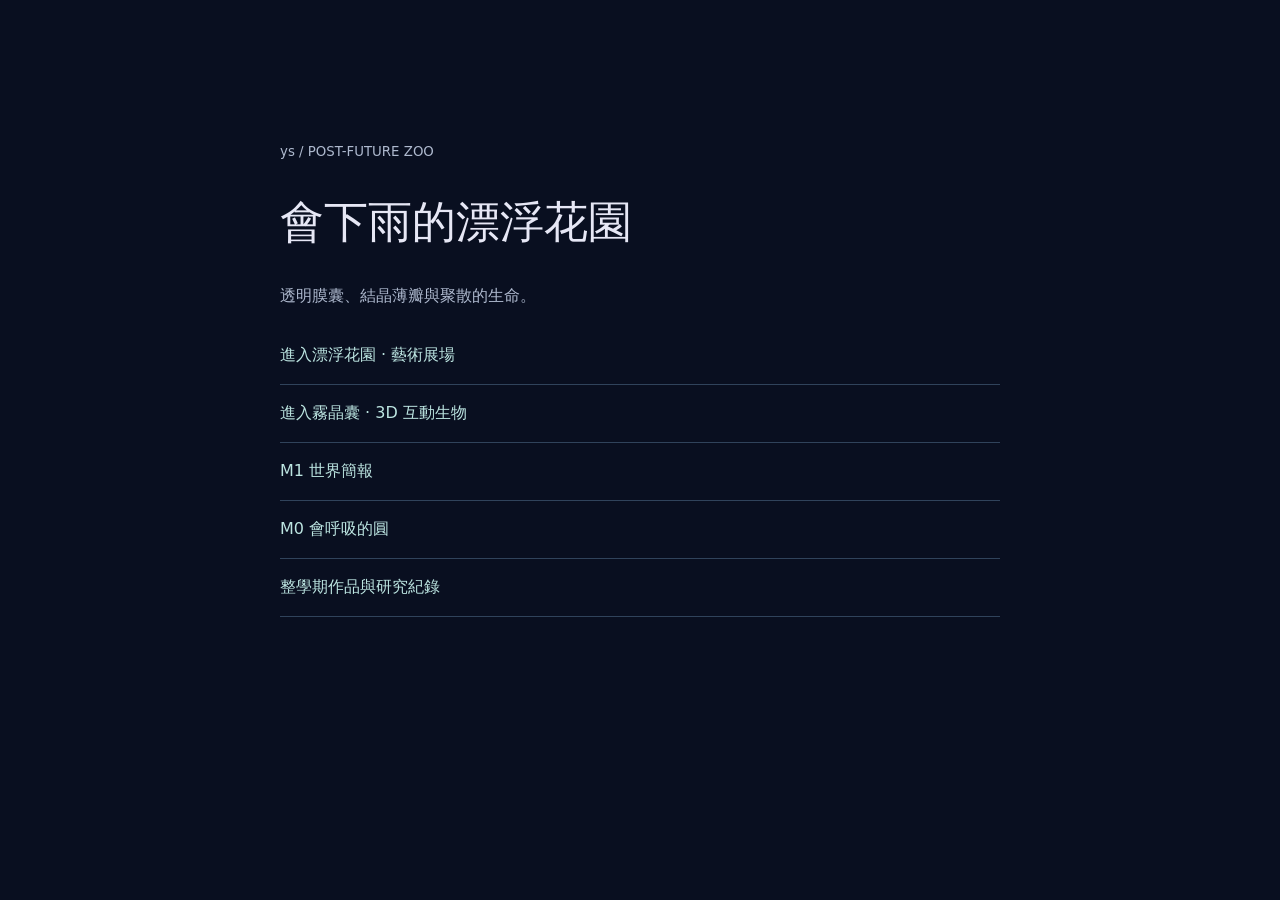
<file: index.html>
<!doctype html>
<html lang="zh-TW"><head><meta charset="utf-8"><meta name="viewport" content="width=device-width,initial-scale=1"><title>ys｜後未來動物園</title>
<style>body{margin:0;background:#090f20;color:#e6e7f5;font-family:system-ui,sans-serif}main{max-width:720px;margin:12vh auto;padding:32px}small,p{color:#aeb9ce;line-height:1.8}h1{font-weight:300;font-size:44px}a{display:block;padding:18px 0;color:#bce5e1;text-decoration:none;border-bottom:1px solid #30435b}a:hover{color:white}</style></head>
<body><main><small>ys / POST-FUTURE ZOO</small><h1>會下雨的漂浮花園</h1><p>透明膜囊、結晶薄瓣與聚散的生命。</p><a href="m3-creature/">進入漂浮花園 · 藝術展場</a><a href="m2-species/">進入霧晶囊 · 3D 互動生物</a><a href="m1-world/m1-簡報.pdf">M1 世界簡報</a><a href="m0-outfit/">M0 會呼吸的圓</a><a href="https://github.com/ys3213/ys-m0-outfit">整學期作品與研究紀錄</a></main></body></html>
</file>
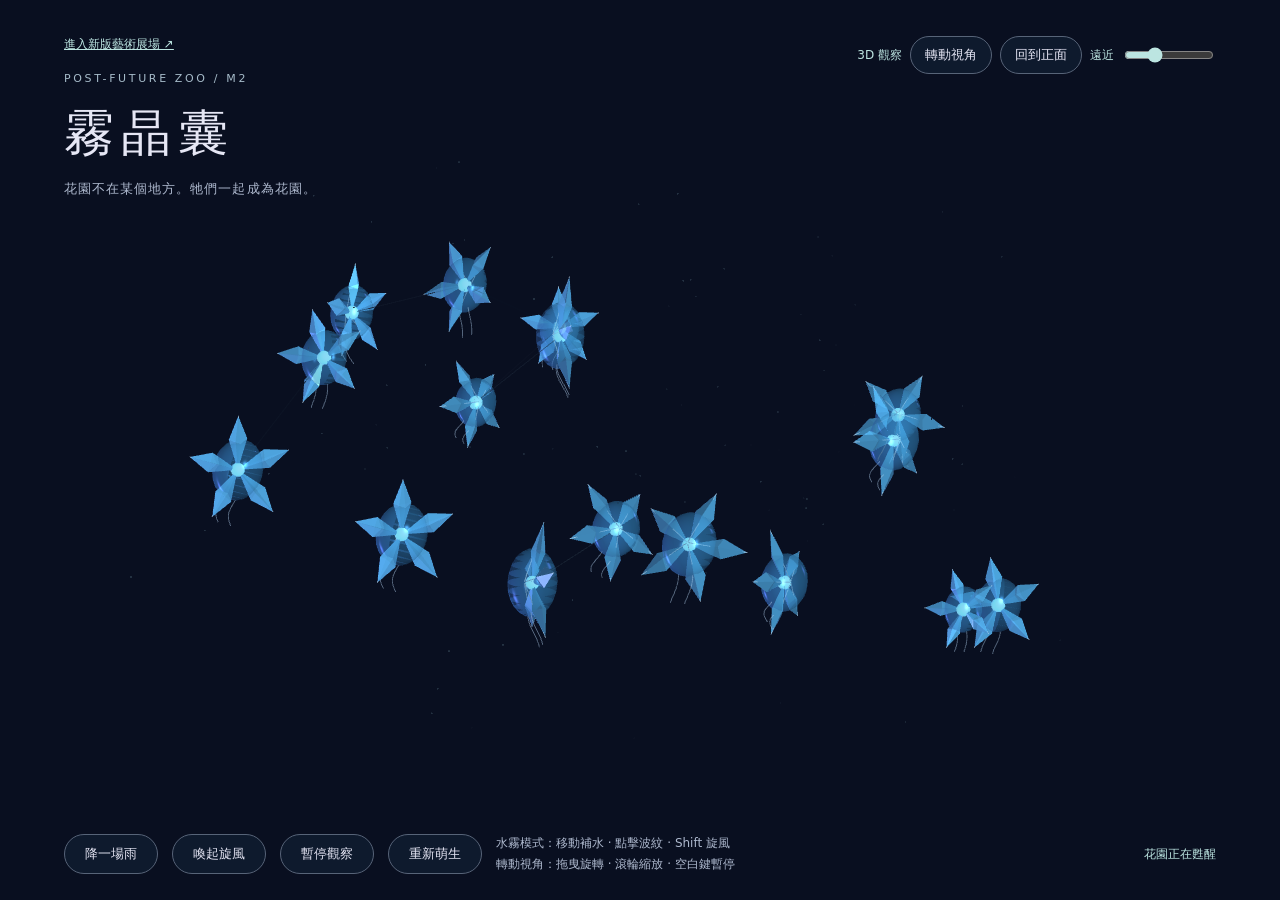
<file: m2-species/index.html>
<!doctype html>
<html lang="zh-TW">
<head>
  <meta charset="utf-8">
  <meta name="viewport" content="width=device-width, initial-scale=1">
  <title>霧晶囊 · 會下雨的漂浮花園</title>
  <script src="lib/p5.min.js"></script>
  <style>
    *{box-sizing:border-box}body{margin:0;background:#090f20;color:#e6e7f5;font-family:system-ui,'PingFang TC',sans-serif}header{position:absolute;left:5vw;top:4vh;pointer-events:none;z-index:1}small{letter-spacing:.24em;color:#a6bbc9;font-size:11px}h1{font-size:clamp(28px,4vw,50px);font-weight:300;letter-spacing:.14em;margin:14px 0 8px}header p{color:#aeb9ce;font-size:13px;letter-spacing:.08em}main{height:100svh;min-height:540px}canvas{display:block;touch-action:none}footer{position:absolute;bottom:24px;left:5vw;right:5vw;display:flex;align-items:center;gap:14px;flex-wrap:wrap;z-index:2;font-size:12px;color:#aeb9ce}button{border:1px solid #576478;background:#111d31cc;color:#e6e7f5;border-radius:24px;padding:10px 20px;cursor:pointer}button:hover,button:focus-visible{background:#30435b}#status{margin-left:auto;color:#bce5e1}.hint{max-width:520px;line-height:1.8}@media(max-width:650px){header{top:20px}footer{bottom:16px;gap:8px}.hint{font-size:11px}#status{margin-left:0;width:100%}}
      .view-tools{position:absolute;right:5vw;top:4vh;z-index:3;display:flex;align-items:center;gap:8px;flex-wrap:wrap;max-width:440px;font-size:12px;color:#bce5e1}.view-tools button{padding:9px 14px}.view-tools label{display:flex;align-items:center;gap:8px}.view-tools input{width:90px;accent-color:#bce5e1}button[aria-pressed="true"]{background:#3c5068;border-color:#bce5e1}#garden{background:radial-gradient(ellipse at 50% 65%,#1d3248,#090f20)}@media(max-width:800px){.view-tools{top:125px;left:5vw;right:auto;max-width:90vw}header p{max-width:85vw}.view-tools span{display:none}}
  </style>
</head>
<body>
  <header><a href="../m3-creature/" style="pointer-events:auto;color:#bce5e1;font-size:12px;display:block;margin-bottom:14px">進入新版藝術展場 ↗</a><small>POST-FUTURE ZOO / M2</small><h1>霧晶囊</h1><p>花園不在某個地方。牠們一起成為花園。</p></header>
  <aside class="view-tools" aria-label="3D 視角控制"><span>3D 觀察</span><button id="view" type="button" aria-pressed="false">轉動視角</button><button id="front" type="button">回到正面</button><label>遠近<input id="zoom" aria-label="觀察遠近" type="range" min="65" max="180" value="100"></label></aside>
  <main id="garden" aria-label="可旋轉觀察的 3D 透明膜囊與立體晶瓣"></main>
  <footer>
    <button id="rain" type="button">降一場雨</button><button id="vortex" type="button" aria-pressed="false">喚起旋風</button><button id="pause" type="button">暫停觀察</button><button id="reset" type="button">重新萌生</button>
    <span class="hint">水霧模式：移動補水 · 點擊波紋 · Shift 旋風<br>轉動視角：拖曳旋轉 · 滾輪縮放 · 空白鍵暫停</span><span id="status" aria-live="polite">花園正在甦醒</span>
  </footer>
  <script src="sketch.js"></script>
</body>
</html>
</file>
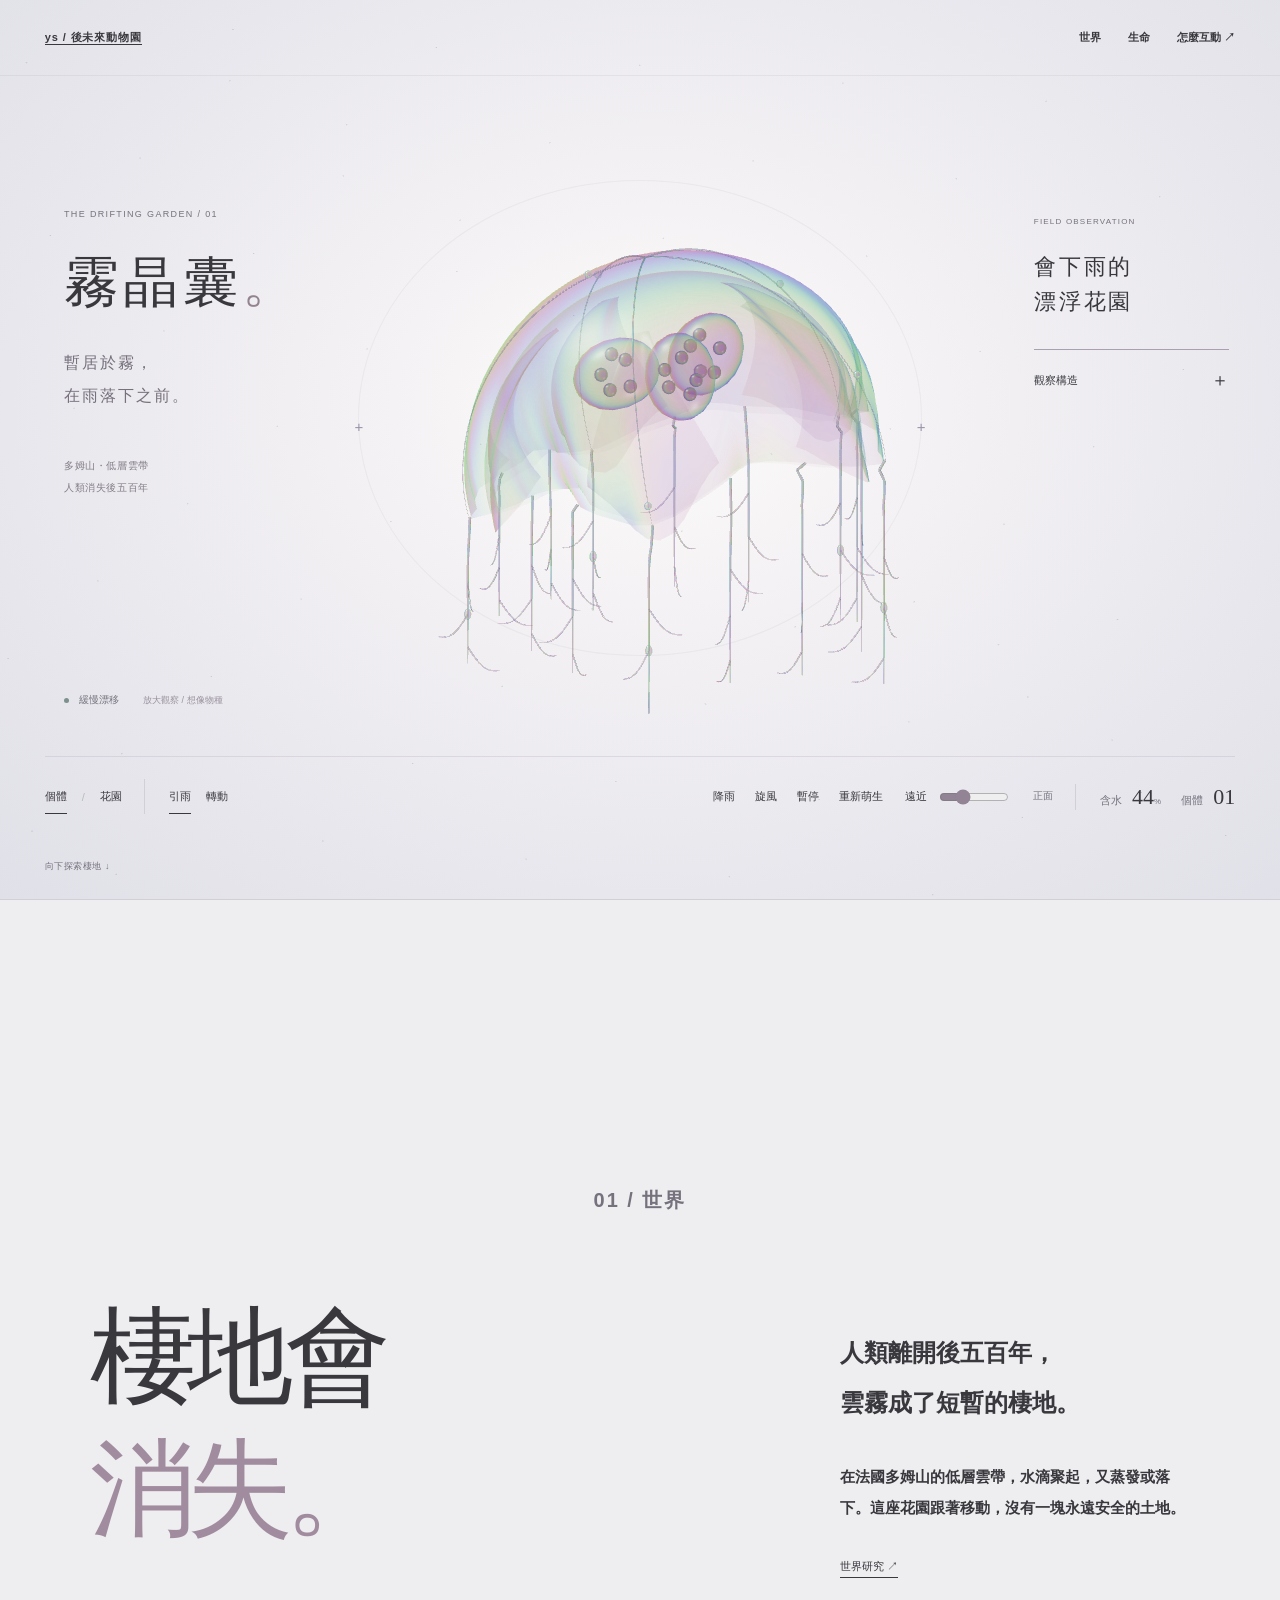
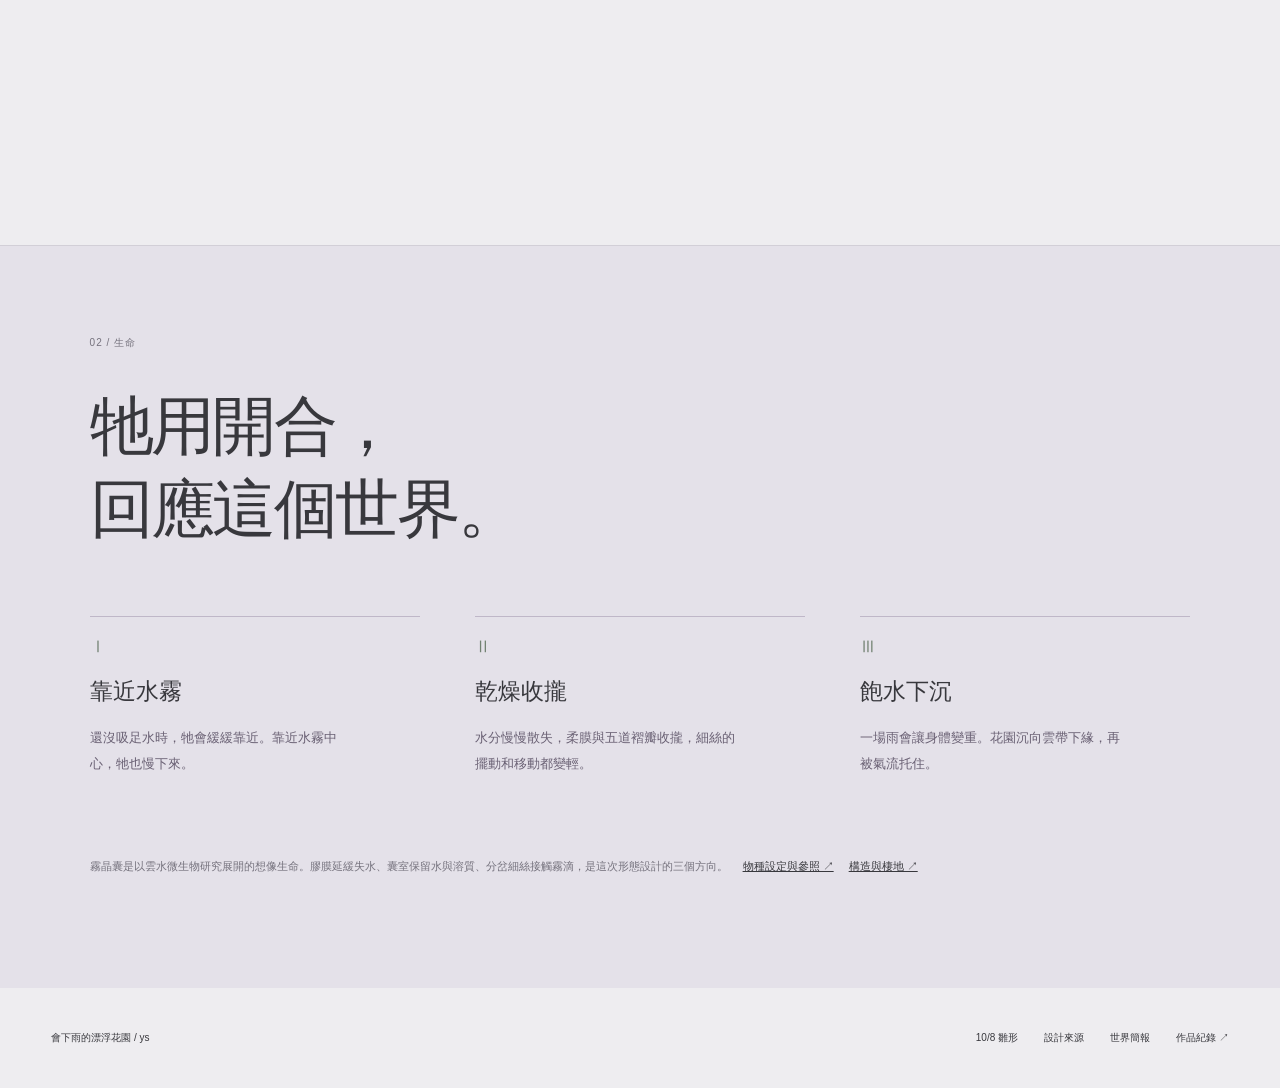
<file: m3-creature/index.html>
<!doctype html>
<html lang="zh-TW">
<head>
  <meta charset="utf-8"><meta name="viewport" content="width=device-width,initial-scale=1">
  <meta name="description" content="會下雨的漂浮花園。觀察霧晶囊如何靠近水霧、展開晶瓣，又隨風雨聚散。">
  <title>霧晶囊 · 漂浮花園 — ys</title>
  <link rel="icon" href="data:image/svg+xml,%3Csvg xmlns=%27http://www.w3.org/2000/svg%27 viewBox=%270 0 32 32%27%3E%3Ccircle cx=%2716%27 cy=%2716%27 r=%2710%27 fill=%27none%27 stroke=%27%2352797b%27 stroke-width=%272%27/%3E%3C/svg%3E">
  <link rel="stylesheet" href="vendor/codrops/base.css"><link rel="stylesheet" href="exhibition.css?v=20261022-rain">
</head>
<body>
  <header class="frame exhibition-frame">
    <a class="wordmark" href="#exhibit">ys / 後未來動物園</a>
    <nav aria-label="展場導覽"><a href="#world">世界</a><a href="#life">生命</a><button id="help" class="unbutton" aria-controls="guide" aria-expanded="false">怎麼互動 ↗</button></nav>
  </header>
  <main>
    <section id="exhibit" class="exhibit" aria-label="漂浮花園互動展場">
      <canvas id="canvas" aria-label="可補水、旋轉及觀察的 3D 霧晶囊" tabindex="0"></canvas>
      <div class="hero-copy"><p class="eyebrow">THE DRIFTING GARDEN / 01</p><h1>霧晶囊<span class="title-dot">。</span></h1><p class="hero-note">暫居於霧，<br>在雨落下之前。</p><p class="habitat-label">多姆山・低層雲帶<br>人類消失後五百年</p></div>
      <div class="specimen-orbit" aria-hidden="true"><span>+</span><span>+</span></div>
      <div class="observation"><p class="eyebrow">FIELD OBSERVATION</p><p class="observation-title">會下雨的<br>漂浮花園</p><button id="inspect" class="inspect-button" aria-controls="anatomy" aria-expanded="false" aria-pressed="false">觀察構造 <span>＋</span></button></div>
      <aside id="anatomy" class="anatomy" aria-label="生物構造" hidden>
        <div class="anatomy-tabs" aria-label="選擇構造"><button id="whole" aria-pressed="true">全貌</button><button id="membrane" aria-pressed="false">外膜</button><button id="chambers" aria-pressed="false">囊室</button><button id="filaments" aria-pressed="false">細絲</button></div>
        <p class="anatomy-index">MORPHOLOGY / 01—03</p><h2 id="part-title">一個移動的棲地</h2><p id="part-description">膜、囊室與細絲一起呼吸。</p><a href="#life">閱讀生命筆記 ↙</a>
      </aside>
      <div class="specimen-caption"><span class="live-dot"></span><span id="status" role="status">花園正在甦醒</span><span>放大觀察 / 想像物種</span></div>
      <div id="loading" class="loading-state"><p id="load-state">正在進入花園…</p><a href="../m2-species/">開啟上一版</a></div>
      <aside id="guide" class="guide" hidden><p>留一點水霧，看看牠的反應。</p><ol><li>引雨：游標附近會下起細雨；點一下，珠光雨泡會緩緩散開。</li><li>轉動：拖曳看側面與背面，滾輪調整遠近。</li><li>降雨與旋風會改變花園的重量和流向。</li><li>空白鍵暫停，R 重新萌生，Esc 收起說明。</li></ol><a href="https://github.com/ys3213/ys-m0-outfit/blob/main/m3-creature/RUN.md">完整操作說明</a></aside>
      <div class="bottom-bar">
        <div class="mode-switch" aria-label="觀察範圍"><button id="single" class="unbutton" aria-pressed="true">個體</button><span>/</span><button id="colony" class="unbutton" aria-pressed="false">花園</button></div>
        <div class="interaction-switch" aria-label="互動方式"><button id="water-mode" class="unbutton" aria-pressed="true">引雨</button><button id="orbit-mode" class="unbutton" aria-pressed="false">轉動</button></div>
        <div class="weather-controls"><button id="rain" class="unbutton">降雨</button><button id="wind" class="unbutton" aria-pressed="false">旋風</button><button id="pause" class="unbutton" aria-pressed="false">暫停</button><button id="reset" class="unbutton">重新萌生</button></div>
        <label class="zoom-label">遠近<input id="zoom" aria-label="觀察遠近" type="range" min="65" max="180" value="100"></label><button id="front" class="unbutton front-button">正面</button>
        <div class="readings"><span>含水 <b id="water">45</b><small>%</small></span><span>個體 <b id="count">01</b></span></div>
      </div>
      <a class="scroll-note" href="#world">向下探索棲地 ↓</a>
    </section>
    <section id="world" class="content world-section" aria-labelledby="world-title">
      <p class="section-index">01 / 世界</p><h2 id="world-title" class="content__title">棲地會<br><em>消失。</em></h2>
      <div class="world-description"><p>人類離開後五百年，<br>雲霧成了短暫的棲地。</p><p>在法國多姆山的低層雲帶，水滴聚起，又蒸發或落下。這座花園跟著移動，沒有一塊永遠安全的土地。</p><a href="https://github.com/ys3213/ys-m0-outfit/blob/main/m1-world/world-research.md">世界研究 ↗</a></div>
    </section>
    <section id="life" class="life-section" aria-labelledby="life-title"><p class="section-index">02 / 生命</p><h2 id="life-title">牠用開合，<br>回應這個世界。</h2><div class="life-notes">
      <article><span>Ⅰ</span><h3>靠近水霧</h3><p>還沒吸足水時，牠會緩緩靠近。靠近水霧中心，牠也慢下來。</p></article>
      <article><span>Ⅱ</span><h3>乾燥收攏</h3><p>水分慢慢散失，柔膜與五道褶瓣收攏，細絲的擺動和移動都變輕。</p></article>
      <article><span>Ⅲ</span><h3>飽水下沉</h3><p>一場雨會讓身體變重。花園沉向雲帶下緣，再被氣流托住。</p></article>
    </div><p class="life-footnote">霧晶囊是以雲水微生物研究展開的想像生命。膠膜延緩失水、囊室保留水與溶質、分岔細絲接觸霧滴，是這次形態設計的三個方向。<a href="https://github.com/ys3213/ys-m0-outfit/blob/main/m2-species/species-profile.md">物種設定與參照 ↗</a><a href="https://github.com/ys3213/ys-m0-outfit/blob/main/m3-creature/biology-design.md">構造與棲地 ↗</a></p></section>
  </main>
  <footer class="exhibition-footer"><p>會下雨的漂浮花園 / ys</p><div><a href="../m2-species/">10/8 雛形</a><a href="https://github.com/ys3213/ys-m0-outfit/blob/main/m3-creature/UI-SOURCES.md">設計來源</a><a href="../m1-world/m1-簡報.pdf">世界簡報</a><a href="https://github.com/ys3213/ys-m0-outfit">作品紀錄 ↗</a></div></footer>
  <noscript><p>請允許 JavaScript 載入瀏覽器版作品。<a href="../m2-species/">上一版雛形</a></p></noscript>
  <script type="module">
    // 僅載入編譯後的 Rust；生命規則、繪圖、事件與動畫迴圈均在 Rust。
    try {
      const { default: init } = await import('./pkg/mist_garden.js?v=20261022-rain');
      await init({ module_or_path: new URL('./pkg/mist_garden_bg.wasm?v=20261022-rain', import.meta.url) });
    }
    catch (error) { document.getElementById('load-state').textContent='花園暫時無法啟動。請確認瀏覽器支援 WebGL2，或開啟上一版。'; console.error(error); }
  </script>
</body>
</html>
</file>
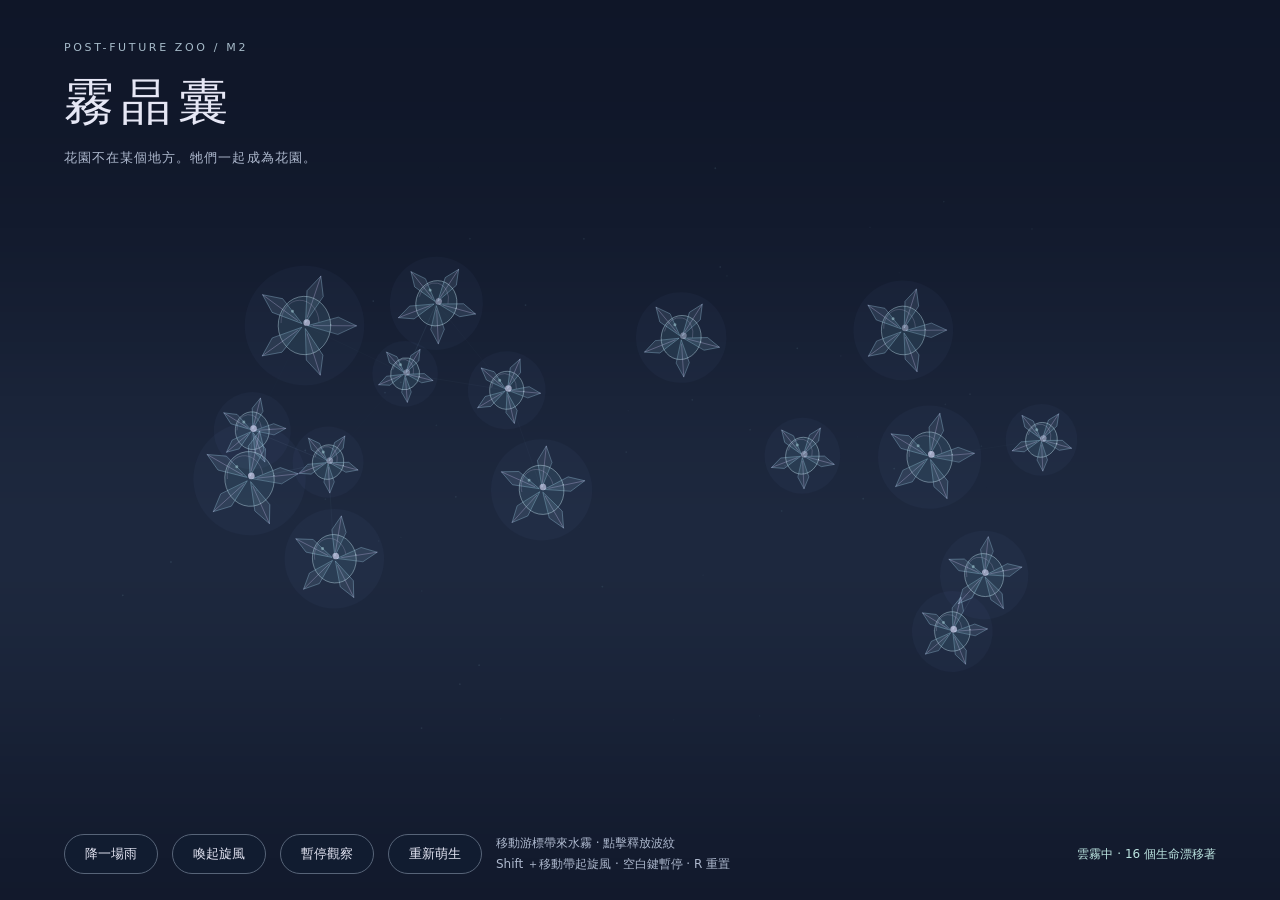
<file: m2-species/versions/2d/index.html>
<!doctype html>
<html lang="zh-TW">
<head>
  <meta charset="utf-8">
  <meta name="viewport" content="width=device-width, initial-scale=1">
  <title>霧晶囊 · 會下雨的漂浮花園</title>
  <script src="../../lib/p5.min.js"></script>
  <style>
    *{box-sizing:border-box}body{margin:0;background:#090f20;color:#e6e7f5;font-family:system-ui,'PingFang TC',sans-serif}header{position:absolute;left:5vw;top:4vh;pointer-events:none;z-index:1}small{letter-spacing:.24em;color:#a6bbc9;font-size:11px}h1{font-size:clamp(28px,4vw,50px);font-weight:300;letter-spacing:.14em;margin:14px 0 8px}header p{color:#aeb9ce;font-size:13px;letter-spacing:.08em}main{height:100svh;min-height:540px}canvas{display:block;touch-action:none}footer{position:absolute;bottom:24px;left:5vw;right:5vw;display:flex;align-items:center;gap:14px;flex-wrap:wrap;z-index:2;font-size:12px;color:#aeb9ce}button{border:1px solid #576478;background:#111d31cc;color:#e6e7f5;border-radius:24px;padding:10px 20px;cursor:pointer}button:hover,button:focus-visible{background:#30435b}#status{margin-left:auto;color:#bce5e1}.hint{max-width:520px;line-height:1.8}@media(max-width:650px){header{top:20px}footer{bottom:16px;gap:8px}.hint{font-size:11px}#status{margin-left:0;width:100%}}
  </style>
</head>
<body>
  <header><small>POST-FUTURE ZOO / M2</small><h1>霧晶囊</h1><p>花園不在某個地方。牠們一起成為花園。</p></header>
  <main id="garden" aria-label="透明膜囊與結晶花瓣形成的漂浮生命"></main>
  <footer>
    <button id="rain" type="button">降一場雨</button><button id="vortex" type="button" aria-pressed="false">喚起旋風</button><button id="pause" type="button">暫停觀察</button><button id="reset" type="button">重新萌生</button>
    <span class="hint">移動游標帶來水霧 · 點擊釋放波紋<br>Shift ＋移動帶起旋風 · 空白鍵暫停 · R 重置</span><span id="status" aria-live="polite">花園正在甦醒</span>
  </footer>
  <script src="sketch.js"></script>
</body>
</html>
</file>
<file: m3-creature/vendor/codrops/base.css>
*,
*::after,
*::before {
	box-sizing: border-box;
}

:root {
	font-size: 16px;
	--color-text: #fff;
	--color-bg: rgb(71,50,171);
	--color-link: #fff;
	--color-link-hover: #fff;
	--page-padding: 1.5rem 2rem;
}

body {
	margin: 0;
	color: var(--color-text);
	background-color: var(--color-bg);
	font-family: area-normal,-apple-system, BlinkMacSystemFont, Segoe UI, Helvetica, Arial, sans-serif;
	-webkit-font-smoothing: antialiased;
	-moz-osx-font-smoothing: grayscale;
	overflow-x: hidden;
}

.demo-1 {
	background-image: linear-gradient(
	  180deg,
	  hsl(240deg 91% 49%) 0%,
	  hsl(252deg 93% 47%) 10%,
	  hsl(258deg 93% 46%) 20%,
	  hsl(263deg 93% 46%) 30%,
	  hsl(266deg 91% 45%) 40%,
	  hsl(269deg 88% 45%) 50%,
	  hsl(272deg 78% 43%) 60%,
	  hsl(275deg 69% 40%) 70%,
	  hsl(277deg 60% 37%) 80%,
	  hsl(294deg 74% 43%) 90%, 
	  hsl(258deg 76% 45%) 100%
	);
}

.demo-2 {
	--color-text: #ddc4a4;
    --color-bg: #0e0e0e;
    --color-link: #ede3e3;
    --color-link-hover: #d68521;
}

/* Page Loader */
.js .loading::before,
.js .loading::after {
	content: '';
	position: fixed;
	z-index: 1000;
}

.js .loading::before {
	top: 0;
	left: 0;
	width: 100%;
	height: 100%;
	background: var(--color-bg);
}

.js .loading::after {
	top: 50%;
	left: 50%;
	width: 60px;
	height: 60px;
	margin: -30px 0 0 -30px;
	border-radius: 50%;
	opacity: 0.4;
	background: var(--color-link);
	animation: loaderAnim 0.7s linear infinite alternate forwards;

}

@keyframes loaderAnim {
	to {
		opacity: 1;
		transform: scale3d(0.5,0.5,1);
	}
}

a {
	text-decoration: none;
	color: var(--color-link);
	outline: none;
	cursor: pointer;
}

a:hover {
	color: var(--color-link-hover);
	outline: none;
}

/* Better focus styles from https://developer.mozilla.org/en-US/docs/Web/CSS/:focus-visible */
a:focus {
	/* Provide a fallback style for browsers
	 that don't support :focus-visible */
	outline: none;
	background: lightgrey;
}

a:focus:not(:focus-visible) {
	/* Remove the focus indicator on mouse-focus for browsers
	 that do support :focus-visible */
	background: transparent;
}

a:focus-visible {
	/* Draw a very noticeable focus style for
	 keyboard-focus on browsers that do support
	 :focus-visible */
	outline: 2px solid red;
	background: transparent;
}

.unbutton {
	background: none;
	border: 0;
	padding: 0;
	margin: 0;
	font: inherit;
	cursor: pointer;
}

.unbutton:focus {
	outline: none;
}

main {
	counter-reset: section;
}

.splitting .word {
	white-space: nowrap;
}

.frame {
	color: var(--color-title);
	padding: var(--page-padding);
	display: grid;
	grid-template-columns: 1fr;
	grid-template-rows: auto auto auto auto;
	grid-template-areas: 'title' 'prev' 'demos' 'sponsor';
	justify-content: start;
	justify-items: end;
	margin-bottom: 3rem;
	grid-gap: 0.5rem;
	align-items: start;
	font-weight: 600;
	font-size: 14px;
}

.frame a:not(.frame__title-back),
.line {
	white-space: nowrap;
	overflow: hidden;
	position: relative;
}

.frame a:not(.frame__title-back)::before,
.line::before {
	content: '';
	height: 1px;
	width: 100%;
	background: currentColor;
	position: absolute;
	top: 90%;
	transition: transform 0.3s;
	transform-origin: 0% 50%;
}

.frame a:not(.frame__title-back):hover::before,
.line:hover::before {
	transform: scaleX(0);
	transform-origin: 100% 50%;
}

.frame__title {
	grid-area: title;
	display: flex;
	align-items: center;
}

.frame__title-main {
	font-size: 1rem;
	margin: 0;
	font-weight: normal;
}

.frame__title-back {
	position: relative;
	display: flex;
	align-items: flex-end;
}

.frame__title-back svg {
	fill: currentColor;
}

.frame__prev {
	grid-area: prev;
	align-self: start;
}

.frame__demos {
	display: flex;
	gap: 1rem;
}

.frame__demos span {
	opacity: 0.7;
}

.intro {
	height: 100vh;
	display: grid;
	place-items: center;
	text-align: center;
}

.intro__title {
	display: grid;
	place-items: center;
	margin: 0;
	line-height: 0.9;
	font-weight: 300;
}

.intro__title-pre {
	font-family: norman-stencil, sans-serif;
	font-weight: 800;
	text-transform: uppercase;
	font-size: clamp(2rem,10vw,9rem);
}

.intro__title-sub {
	font-size: clamp(1rem,6vw,2.75rem);
}

.intro__info {
	position: relative;
	max-width: 20ch;
	opacity: 0.6;
	line-height: 1.2;
	margin-bottom: 4rem;
	padding-bottom: 1rem;
	font-weight: 600;
	font-size: 14px;
}

.intro__info::after {
	content: '';
	position: absolute;
	left: 50%;
	width: 1px;
	height: 2rem;
	background: #fff;
	top: 100%;
}

.content {
	display: flex;
	flex-direction: column;
	width: 100vw;
	position: relative;
	padding: var(--page-padding);
}

.content:last-child {
	padding-bottom: 40vh;
}

.content--full {
	padding: 0;
}

.content p {
	max-width: 660px;
	margin: 1.5rem auto;
	font-size: 1.25rem;
	line-height: 1.5;
	font-weight: 600;
}

.content--highlight p {
	font-size: clamp(1rem,3vw,2rem);
}

.content__title {
	font-size: 12vw;
	line-height: 0.8;
	counter-increment: section;
	text-align: center;
	display: grid;
	gap: 2rem;
}

.content__title--left {
	text-align: left;
}

.content__title--right {
	text-align: right;
}

.content__title::before {
	content: '.'counter(section);
	font-weight: 400;
	font-family: area-normal, sans-serif;
	display: block;
	font-size: 1rem;
	margin-bottom: 10vh;
	text-align: center;
}

.content__title--sides {
	display: grid;
	grid-template-rows: auto auto;
	grid-template-columns: 100%;
	text-align: left;
	gap: 2rem;
}

.content__title--sides span:last-child {
	justify-self: end;
}

.font-1 {
	font-family: wayfinder-cf, serif;
	font-weight: 100;
}

.font-2 {
	font-family: campaign-serif, sans-serif;
	font-weight: 400;
}

.font-3 {
	font-family: area-normal, sans-serif;
	font-weight: 600;
}

.font-4 {
	font-family: campaign-serif, sans-serif;
	font-weight: 400;
	font-style: italic;
}

.font-5 {
	font-family: zedou, sans-serif;
	font-weight: 300;
	text-transform: uppercase;
}

.font-6 {
	font-family: afronaut, sans-serif;
	font-weight: 400;
}

.font-7 {
	font-family: hoss-round-wide, sans-serif;
	font-weight: 400;
}

.font-8 {
	font-family: monotalic, sans-serif;
	font-weight: 400;
	text-transform: lowercase;
}

.font-9 {
	font-family: aziga, sans-serif;
	font-weight: 400;
}

.font-10 {
	font-family: norman-stencil, sans-serif;
	font-weight: 800;
}

.font-11 {
	font-family: neighbor, sans-serif;
	font-weight: 400;
}

.font-12 {
	font-family: halogen, sans-serif;
	font-weight: 700;
}

.font-13 {
	font-weight: initial;
	font-family: "marlide-display-variable", sans-serif;
	font-variation-settings: "wght" 400;
}

.font-14 {
	font-weight: initial;
	font-family: "june-expt-variable", sans-serif;
	font-variation-settings: "STYL" 0;
}

.font-15 {
	font-weight: initial;
	font-family: "june-expt-variable",sans-serif;
	font-variation-settings: 'STYL' 100;
}

.font-16 {
	font-weight: initial;
	font-family: "inge-variable", sans-serif;
	font-variation-settings: "slnt" 0;
}

.font-17 {
	font-weight: initial;
	font-family: "antipoda-variable", sans-serif;
	font-variation-settings: "wght" 450, "wdth" 80;
}

.font-18 {
	font-weight: initial;
	font-family: "vinila-variable", sans-serif;
	font-variation-settings: "slnt" 0, "wght" 100, "wdth" 100;
}

.font-19 {
	font-weight: initial;
	font-family: "nagel-variable", sans-serif;
	font-variation-settings: "slnt" 0, "wght" 610;
}

.font-20 {
	font-weight: initial;
	font-family: "borax-variable", sans-serif;
	font-variation-settings: "wght" 400;
}

.font-21 {
	font-family: "gigantic", sans-serif;
	font-weight: 900;
	font-style: normal;
}

.font-22 {
	font-family: "capsule", sans-serif;
	font-weight: 400;
	font-style: normal;
}

.font-23 {
	font-family: "arsenica-variable", sans-serif;
	font-variation-settings: "opsz" 1000, "wght" 300;
}

.font-height {
	line-height: 1.4;
}

.font-height-medium {
	line-height: 0.9;
}

.font-medium {
	font-size: 6vw;
	margin-top: 3rem;
}

.font-larger {
	font-size: 27vw;
}

.font-upper {
	text-transform: uppercase;
}

.font-sub {
	font-size: 5vw;
	margin-top: 2rem;
    display: block;
}

.splitting .font-sub .word {
	display: grid;
	grid-auto-flow: column;
}

.char-wrap {
	display: inline-block;
	position: relative;
	overflow: hidden;
}

@media screen and (min-width: 53em) {
	.frame {
		justify-items: start;
		grid-gap: 2rem;
		grid-template-columns: auto auto 1fr auto;
		grid-template-rows: auto;
		grid-template-areas: 'title prev demos sponsor';
	}
	.frame__demos {
		justify-self: end;
	}
}
</file>
<file: m3-creature/exhibition.css>
/* Adapted over Codrops OnScrollTypographyAnimations (MIT): see UI-SOURCES.md. */
:root {
  --color-text:#29332f;
  --color-bg:#f4f2ec;
  --color-link:#29332f;
  --color-link-hover:#557b7d;
  --ink:#29332f;
  --quiet:#64706a;
  --rule:#ccd0c6;
  --page-padding:2rem 3rem;
}
html {
  scroll-behavior:smooth;
  scroll-padding-top:30px;
}
body {
  font-family:-apple-system,BlinkMacSystemFont,"PingFang TC",sans-serif;
  background:var(--color-bg);
  overflow-x:hidden;
}
button,input,a {
  -webkit-tap-highlight-color:transparent;
}
button {
  color:var(--ink);
}
a:focus-visible,button:focus-visible,input:focus-visible,canvas:focus-visible {
  outline:2px solid #3d7377;
  outline-offset:6px;
  background:none;
}
a:hover {
  color:#557b7d;
}
.exhibition-frame {
  position:absolute;
  inset:0 0 auto;
  z-index:4;
  display:flex;
  align-items:center;
  justify-content:space-between;
  padding:32px 4vw;
  pointer-events:none;
}
.exhibition-frame>* {
  pointer-events:auto;
}
.wordmark {
  letter-spacing:.05em;
  font-size:12px;
}
.exhibition-frame nav {
  display:flex;
  gap:27px;
  font-size:12px;
}
.exhibition-frame nav a::before {
  display:none!important;
}
.exhibit {
  position:relative;
  height:100svh;
  min-height:700px;
  overflow:hidden;
  border-bottom:1px solid var(--rule);
}
#canvas {
  position:absolute;
  inset:0;
  width:100%;
  height:100%;
  touch-action:none;
  outline-offset:-4px;
}
.hero-copy {
  position:absolute;
  left:7vw;
  top:22%;
  pointer-events:none;
  max-width:37vw;
}
.eyebrow {
  font-size:10px;
  letter-spacing:.12em;
  margin:0 0 32px;
  color:var(--quiet);
}
h1 {
  font-family:"Songti TC","Noto Serif TC",serif;
  font-size:clamp(44px,5.7vw,90px);
  font-weight:400;
  line-height:1.18;
  letter-spacing:-.045em;
  margin:0;
}
h1 span {
  white-space:nowrap;
}
.hero-note {
  font-family:"Songti TC",serif;
  font-size:15px;
  line-height:1.9;
  margin-top:35px;
  color:var(--quiet);
}
.specimen-caption {
  position:absolute;
  right:7vw;
  top:20%;
  display:flex;
  flex-direction:column;
  gap:9px;
  font-size:12px;
  pointer-events:none;
}
.specimen-caption>span:first-child {
  font-size:9px;
  letter-spacing:.14em;
}
.specimen-caption #status {
  font-size:10px;
  color:var(--quiet);
}
.bottom-bar {
  position:absolute;
  bottom:76px;
  left:4vw;
  right:4vw;
  display:flex;
  align-items:center;
  gap:24px;
  border-top:1px solid var(--rule);
  padding-top:20px;
  font-size:11px;
  z-index:3;
}
.bottom-bar button {
  padding:6px 0;
  border-bottom:1px solid transparent;
  white-space:nowrap;
}
.bottom-bar button[aria-pressed=true] {
  border-bottom-color:var(--ink);
}
.mode-switch,.interaction-switch,.weather-controls {
  display:flex;
  gap:15px;
  align-items:center;
}
.mode-switch span {
  color:#b6beb6;
}
.interaction-switch {
  border-left:1px solid var(--rule);
  padding-left:24px;
}
.weather-controls {
  margin-left:auto;
  gap:20px;
}
.zoom-label {
  display:flex;
  align-items:center;
  gap:10px;
}
.zoom-label input {
  width:70px;
  height:12px;
  accent-color:#52797b;
}
.readings {
  display:flex;
  gap:20px;
  border-left:1px solid var(--rule);
  padding-left:24px;
  color:var(--quiet);
}
.readings b {
  font-weight:400;
  font-variant-numeric:tabular-nums;
  color:var(--ink);
  font-size:16px;
  padding-left:7px;
}
.readings small {
  font-size:8px;
}
.scroll-note {
  position:absolute;
  bottom:22px;
  left:4vw;
  font-size:10px;
  letter-spacing:.06em;
  color:var(--quiet);
}
.loading-state {
  position:absolute;
  left:48%;
  top:42%;
  padding:20px;
  font-size:13px;
  line-height:2;
}
.loading-state a {
  font-size:11px;
  text-decoration:underline;
}
.guide {
  position:absolute;
  z-index:6;
  right:4vw;
  top:90px;
  background:#f4f2ecf5;
  border:1px solid var(--rule);
  padding:22px 26px;
  max-width:360px;
  font-size:12px;
  line-height:2;
  box-shadow:0 14px 50px #33463412;
}
.guide p {
  font-family:"Songti TC",serif;
  font-size:17px;
}
.guide ol {
  padding-left:18px;
}
.guide a {
  text-decoration:underline;
}
[hidden] {
  display:none!important;
}
.content.world-section {
  display:grid;
  grid-template-columns:1fr 1fr;
  min-height:105svh;
  padding:90px 7vw;
  gap:25px;
  place-items:initial;
  align-content:center;
  position:relative;
}
.section-index {
  font-size:10px;
  letter-spacing:.1em;
  color:var(--quiet);
  margin:0 0 35px;
  grid-column:1/-1;
}
.world-section .content__title {
  font-family:"Songti TC",serif;
  font-size:clamp(70px,11vw,180px);
  line-height:1.02;
  text-transform:none;
  letter-spacing:-.08em;
  font-weight:400;
  text-align:left;
  margin:0;
  transform-origin:left center;
}
.world-section .content__title::before {
  display:none;
}
.world-section em {
  font-style:normal;
  color:#64817f;
}
.world-description {
  max-width:350px;
  justify-self:end;
  align-self:end;
  padding-bottom:10px;
}
.content.world-section .world-description p {
  font-size:15px;
  line-height:2.1;
  margin:0 0 32px;
}
.world-description p:first-child {
  font-family:"Songti TC",serif;
  font-size:24px!important;
}
.world-description a {
  font-size:11px;
  border-bottom:1px solid var(--ink);
  padding-bottom:5px;
}
.life-section {
  padding:90px 7vw 100px;
  background:#e9ece4;
  border-top:1px solid var(--rule);
}
.life-section h2 {
  font-family:"Songti TC",serif;
  font-size:clamp(36px,5vw,70px);
  font-weight:400;
  line-height:1.3;
  letter-spacing:-.04em;
  margin:0 0 65px;
}
.life-notes {
  display:grid;
  grid-template-columns:repeat(3,1fr);
  gap:55px;
}
.life-notes article {
  border-top:1px solid #b7c2b5;
  padding-top:20px;
}
.life-notes article>span {
  font-family:Georgia,serif;
  color:#728272;
}
.life-notes h3 {
  font-family:"Songti TC",serif;
  font-weight:400;
  font-size:23px;
  margin:18px 0;
}
.life-notes p {
  font-size:13px;
  line-height:2;
  color:#56635a;
  max-width:260px;
}
.life-footnote {
  font-size:11px;
  color:var(--quiet);
  margin-top:65px;
  line-height:2;
}
.life-footnote a {
  margin-left:15px;
  text-decoration:underline;
}
.exhibition-footer {
  display:flex;
  justify-content:space-between;
  align-items:center;
  padding:30px 4vw;
  font-size:10px;
  line-height:2;
}
.exhibition-footer div {
  display:flex;
  gap:26px;
}
.front-button {
  font-size:10px;
  color:var(--quiet);
}
@media(max-width:1100px) {
  .bottom-bar {
    gap:15px;
  }
  .weather-controls {
    gap:12px;
  }
  .interaction-switch {
    padding-left:14px;
  }
  .readings {
    padding-left:14px;
    gap:10px;
  }
  .front-button {
    display:none;
  }
  .hero-copy {
    top:24%;
  }
  .eyebrow {
    letter-spacing:0;
    font-size:9px;
  }
}
@media(max-width:760px) {
  .exhibition-frame {
    padding:24px 6vw;
  }
  .exhibition-frame nav {
    gap:16px;
    font-size:11px;
  }
  .wordmark {
    font-size:10px;
  }
  .exhibit {
    height:100svh;
    min-height:760px;
  }
  .hero-copy {
    top:15%;
    left:6vw;
    max-width:90vw;
  }
  .eyebrow {
    margin-bottom:18px;
  }
  h1 {
    font-size:44px;
  }
  h1 br {
    display:none;
  }
  .hero-note {
    font-size:12px;
    margin-top:18px;
  }
  .specimen-caption {
    right:6vw;
    top:35%;
    font-size:10px;
    gap:6px;
  }
  .bottom-bar {
    left:6vw;
    right:6vw;
    bottom:62px;
    gap:14px;
    flex-wrap:wrap;
  }
  .mode-switch,.interaction-switch {
    font-size:12px;
  }
  .weather-controls {
    margin-left:0;
    gap:18px;
    order:3;
    width:100%;
  }
  .zoom-label {
    margin-left:auto;
  }
  .readings {
    font-size:10px;
    border:0;
    padding:0;
    gap:16px;
    margin-left:auto;
    order:4;
  }
  .zoom-label input {
    width:55px;
  }
  .bottom-bar button {
    padding:7px 0;
  }
  .scroll-note {
    left:6vw;
    bottom:23px;
    font-size:9px;
  }
  .content.world-section {
    padding:75px 6vw;
    grid-template-columns:1fr;
    min-height:auto;
    gap:35px;
  }
  .world-section .content__title {
    font-size:100px;
  }
  .world-description {
    justify-self:start;
    max-width:100%;
    margin-top:15px;
  }
  .life-section {
    padding:70px 6vw;
  }
  .life-notes {
    grid-template-columns:1fr;
    gap:25px;
  }
  .life-notes article {
    display:grid;
    grid-template-columns:25px 1fr;
    column-gap:15px;
  }
  .life-notes article>span {
    grid-row:1/3;
  }
  .life-notes h3 {
    margin:0;
    font-size:22px;
  }
  .life-notes p {
    grid-column:2;
    margin:10px 0 0;
    max-width:none;
  }
  .life-section h2 {
    margin-bottom:40px;
  }
  .life-footnote a {
    display:block;
    margin:10px 0;
  }
  .exhibition-footer {
    padding:25px 6vw;
    display:block;
  }
  .exhibition-footer div {
    gap:20px;
  }
  .guide {
    left:6vw;
    right:6vw;
    top:75px;
    max-width:none;
  }
  .loading-state {
    left:6vw;
    top:45%;
    right:6vw;
  }
}
@media(prefers-reduced-motion:reduce) {
  html {
    scroll-behavior:auto;
  }
  *,*::before,*::after {
    animation:none!important;
    transition:none!important;
  }
  .world-section .content__title {
    transform:none!important;
  }
}

/* 第二輪：標本式構圖。資訊揭露節奏改作自 pmndrs Frosted Glass Overlay (MIT)。 */
:root {--color-bg:#eeedf0;--color-text:#38383d;--color-link:#38383d;--ink:#38383d;--quiet:#75727d;--rule:#d2cfd7;}
body {background:#eeedf0;}
.exhibit {background:radial-gradient(ellipse at 51% 45%,#fdfcfa 0%,#f4f2f4 28%,#e8e7ed 70%,#e0e0e8 100%);min-height:730px;}
.exhibition-frame {padding:30px 3.5vw;border-bottom:1px solid #77717e18;}
.wordmark {font-size:11px;letter-spacing:.08em;}
.exhibition-frame nav {font-size:11px;}
.hero-copy {left:5vw;top:23%;max-width:28vw;}
.eyebrow {font:9px/1.6 -apple-system,BlinkMacSystemFont,sans-serif;letter-spacing:.15em;margin-bottom:26px;}
h1 {font-size:clamp(38px,4.3vw,66px);letter-spacing:.08em;line-height:1.3;}
.title-dot {color:#938391;}
.hero-note {font-size:16px;line-height:2.1;margin-top:27px;color:#77717d;letter-spacing:.12em;}
.habitat-label {font-size:10px;line-height:2.2;color:#827c87;margin-top:42px;letter-spacing:.06em;}
.specimen-orbit {position:absolute;inset:20% 28% 27%;border:1px solid #8b829415;border-radius:50%;pointer-events:none;}
.specimen-orbit span {position:absolute;color:#9b93a9;font-size:15px;top:50%;left:-5px;}
.specimen-orbit span+span {left:auto;right:-5px;}
.observation {position:absolute;right:4vw;top:24%;width:195px;}
.observation .eyebrow {font-size:8px;margin-bottom:20px;}
.observation-title {font-family:'Songti TC',serif;font-size:22px;line-height:1.6;letter-spacing:.13em;margin:0 0 30px;}
.inspect-button {display:flex;justify-content:space-between;align-items:center;width:100%;background:transparent;border:0;border-top:1px solid #a9a1b1;padding:17px 0;font:inherit;font-size:11px;line-height:1.5;cursor:pointer;text-align:left;}
.inspect-button span {transition:transform .3s;font-size:18px;font-weight:200;}
.inspect-button[aria-expanded=true] span {transform:rotate(45deg);}
.anatomy {position:absolute;right:3vw;top:calc(24% + 203px);width:235px;padding:20px;background:#faf9fbab;backdrop-filter:blur(14px);border:1px solid #fff9;box-shadow:0 15px 40px #4d365809;z-index:4;animation:reveal .45s both;}
.anatomy-tabs {display:flex;justify-content:space-between;gap:6px;}
.anatomy-tabs button {padding:0 0 8px;background:none;border:0;border-bottom:1px solid transparent;font:inherit;font-size:11px;cursor:pointer;color:#797280;}
.anatomy-tabs button[aria-pressed=true] {border-bottom-color:#58505f;color:#322a3b;}
.anatomy-index {font-size:8px;letter-spacing:.13em;color:#8a8290;margin:26px 0 12px;}
.anatomy h2 {font-family:'Songti TC',serif;font-size:20px;font-weight:400;letter-spacing:.04em;margin:0 0 12px;}
.anatomy #part-description {font-size:11px;line-height:2.1;color:#716979;min-height:70px;}
.anatomy a {font-size:10px;display:inline-block;margin-top:12px;}
.anatomy>* {animation:reveal .5s both;}
.anatomy>*:nth-child(2) {animation-delay:.05s;}
.anatomy>*:nth-child(3) {animation-delay:.10s;}
.anatomy>*:nth-child(4) {animation-delay:.15s;}
@keyframes reveal {from {opacity:0;transform:translateY(12px);}to {opacity:1;transform:translateY(0);}}
.specimen-caption {top:auto;bottom:192px;left:5vw;right:auto;flex-direction:row;align-items:center;gap:10px;}
.specimen-caption>span:last-child {font-size:9px;margin-left:14px;color:#9a929e;}
.live-dot {width:5px;height:5px;background:#7c918b;border-radius:50%;}
.bottom-bar {bottom:73px;left:3.5vw;right:3.5vw;padding:22px 0 12px;border-color:#b7afc052;gap:22px;font-size:11px;}
.bottom-bar button {min-height:35px;}
.bottom-bar button:hover {color:#a56c8d;}
.readings b {font-family:Georgia,serif;font-size:22px;}
.zoom-label input {accent-color:#928395;}
.scroll-note {left:3.5vw;font-size:9px;bottom:26px;}
#canvas[data-input=orbit] {cursor:grab;}
#canvas[data-input=orbit]:active {cursor:grabbing;}
.guide {background:#f4f1f7f2;border-color:#d0c9d6;}
.world-section em {color:#a18b9e;}
.life-section {background:#e4e1e9;}
.life-notes article {border-color:#bfb7c8;}
.life-notes p {color:#6a6174;}
@media(min-width:1600px) {.observation{right:6vw;width:220px;}.anatomy{right:5vw;width:255px;}}
@media(max-width:1100px) and (min-width:761px) {
 .observation{right:3.5vw;width:150px;}.anatomy{width:210px;right:3vw;top:calc(24% + 200px);}
 .bottom-bar{gap:12px;}.readings{gap:9px;padding-left:10px;}.weather-controls{gap:12px;}
}
@media(max-width:760px) {
 .exhibit{min-height:820px;}.exhibition-frame{padding:22px 6vw;}.exhibition-frame nav{gap:16px;font-size:10px;}
 .hero-copy{top:13%;left:6vw;max-width:65vw;}.hero-copy .eyebrow{font-size:8px;margin-bottom:15px;}h1{font-size:38px;}
 .hero-note{font-size:12px;margin-top:12px;line-height:1.9;}.hero-note br{display:none;}.habitat-label{font-size:9px;margin-top:15px;}
 .observation{right:6vw;top:15%;width:80px;}.observation .eyebrow,.observation-title{display:none;}
 .inspect-button{padding:10px 0;font-size:10px;gap:6px;}.inspect-button span{font-size:15px;}
 .specimen-orbit{inset:32% 12% 32%;}
 .anatomy{top:23%;right:6vw;width:220px;padding:16px;}.anatomy #part-description{min-height:0;}.anatomy-index{margin-top:16px;}
 .specimen-caption{bottom:214px;left:6vw;gap:8px;}.specimen-caption>span:last-child{margin-left:4px;font-size:8px;}
 .bottom-bar{left:6vw;right:6vw;bottom:61px;gap:12px 17px;padding:14px 0 0;}.bottom-bar button{min-height:32px;}
 .readings{position:absolute;right:0;bottom:0;gap:10px;}.readings b{font-size:17px;}.readings span{font-size:9px;}
 .weather-controls{gap:17px;}.weather-controls button{font-size:10px;}.weather-controls #reset{margin-right:120px;}
 .zoom-label{font-size:10px;gap:5px;}.zoom-label input{width:45px;}.scroll-note{left:6vw;}
}
</file>
